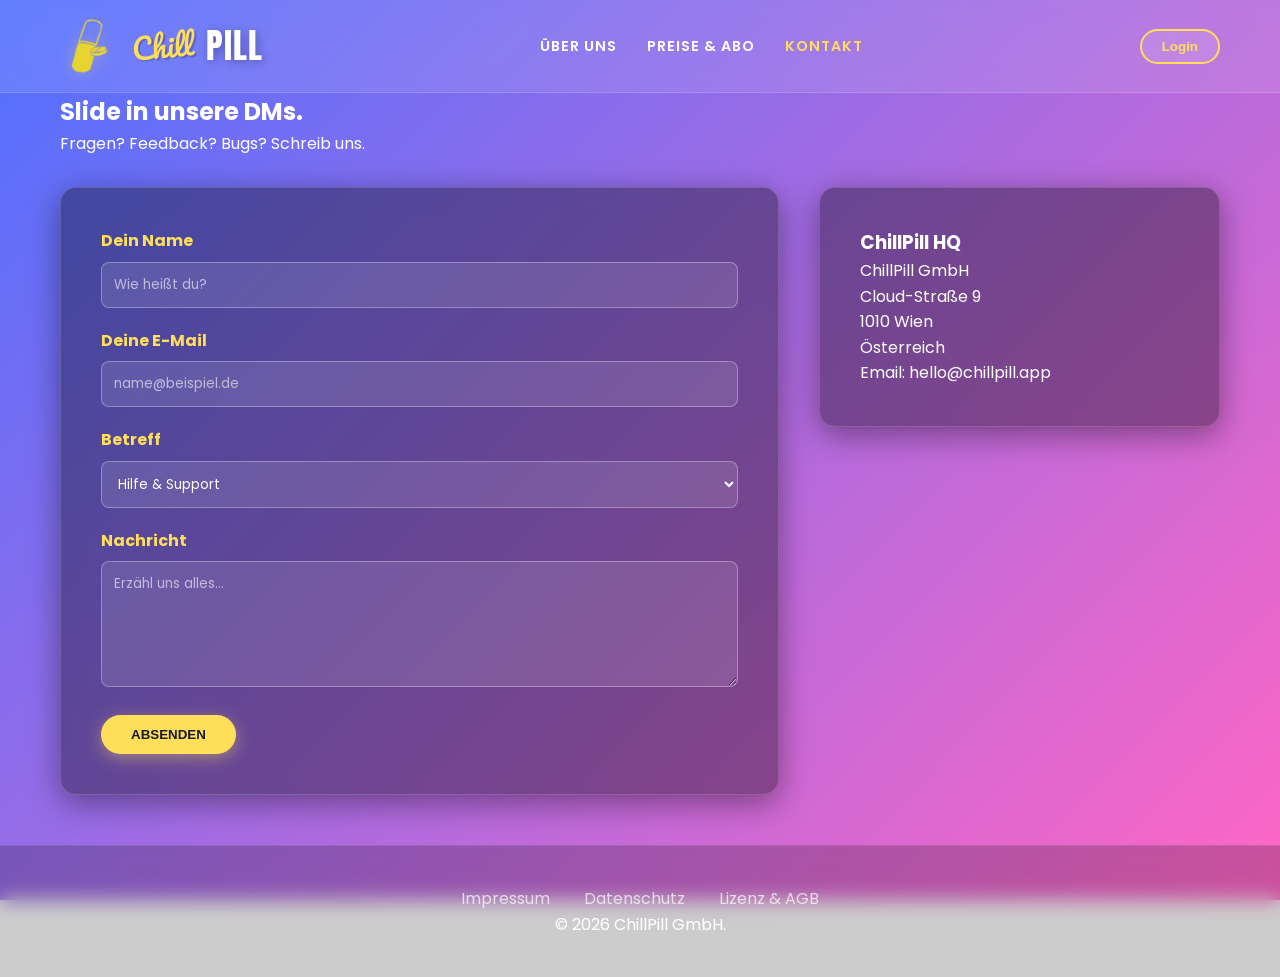
<file: kontakt.html>
<!DOCTYPE html>
<html lang="de">
<head>
    <meta charset="UTF-8">
    <link rel="icon" type="image/png" href="assets/PillLogoYellow.png">
    <meta name="viewport" content="width=device-width, initial-scale=1.0">
    <title>Kontakt - ChillPill</title>
    <link rel="stylesheet" href="css/style.css">
</head>
<body>

<header class="main-header glass-header">
    <div class="container header-content">
        <a href="index.html" class="logo">
            <img src="assets/PillLogoYellow.png" alt="" class="logo-icon">
            <span class="logo-chill">Chill</span><span class="logo-pill">Pill</span>
        </a>
        <nav aria-label="Hauptnavigation">
            <ul class="nav-links">
                <li><a href="about.html">Über uns</a></li>
                <li><a href="preise.html">Preise & Abo</a></li>
                <li><a href="kontakt.html" class="active">Kontakt</a></li>
            </ul>
        </nav>
        <button class="btn-secondary" onclick="alert('Login Mockup')">Login</button>
    </div>
</header>

<main>
    <section class="contact-section container">
        <h1>Slide in unsere DMs.</h1>
        <p>Fragen? Feedback? Bugs? Schreib uns.</p>

        <div class="contact-wrapper">
            <form id="contact-form" class="glass-panel contact-form">
                <div class="form-group">
                    <label for="name">Dein Name</label>
                    <input type="text" id="name" name="name" placeholder="Wie heißt du?" required>
                </div>

                <div class="form-group">
                    <label for="email">Deine E-Mail</label>
                    <input type="email" id="email" name="email" placeholder="name@beispiel.de" required>
                </div>

                <div class="form-group">
                    <label for="subject">Betreff</label>
                    <select id="subject" name="subject">
                        <option value="support">Hilfe & Support</option>
                        <option value="business">Business</option>
                        <option value="love">Fanpost</option>
                    </select>
                </div>

                <div class="form-group">
                    <label for="message">Nachricht</label>
                    <textarea id="message" name="message" rows="5" placeholder="Erzähl uns alles..."
                              required></textarea>
                </div>

                <button type="submit" class="btn-primary">Absenden</button>
            </form>

            <div class="company-info glass-panel">
                <h3>ChillPill HQ</h3>
                <p>
                    ChillPill GmbH<br>
                    Cloud-Straße 9<br>
                    1010 Wien<br>
                    Österreich
                </p>
                <p>Email: hello@chillpill.app</p>
            </div>
        </div>
    </section>
</main>

<footer>
    <div class="container footer-content">
        <div class="footer-links">
            <a href="rechtliches.html#impressum">Impressum</a>
            <a href="rechtliches.html#datenschutz">Datenschutz</a>
            <a href="rechtliches.html#lizenz">Lizenz & AGB</a>
        </div>
        <p>&copy; 2026 ChillPill GmbH.</p>
    </div>
</footer>

<script src="js/main.js"></script>
</body>
</html>
</file>
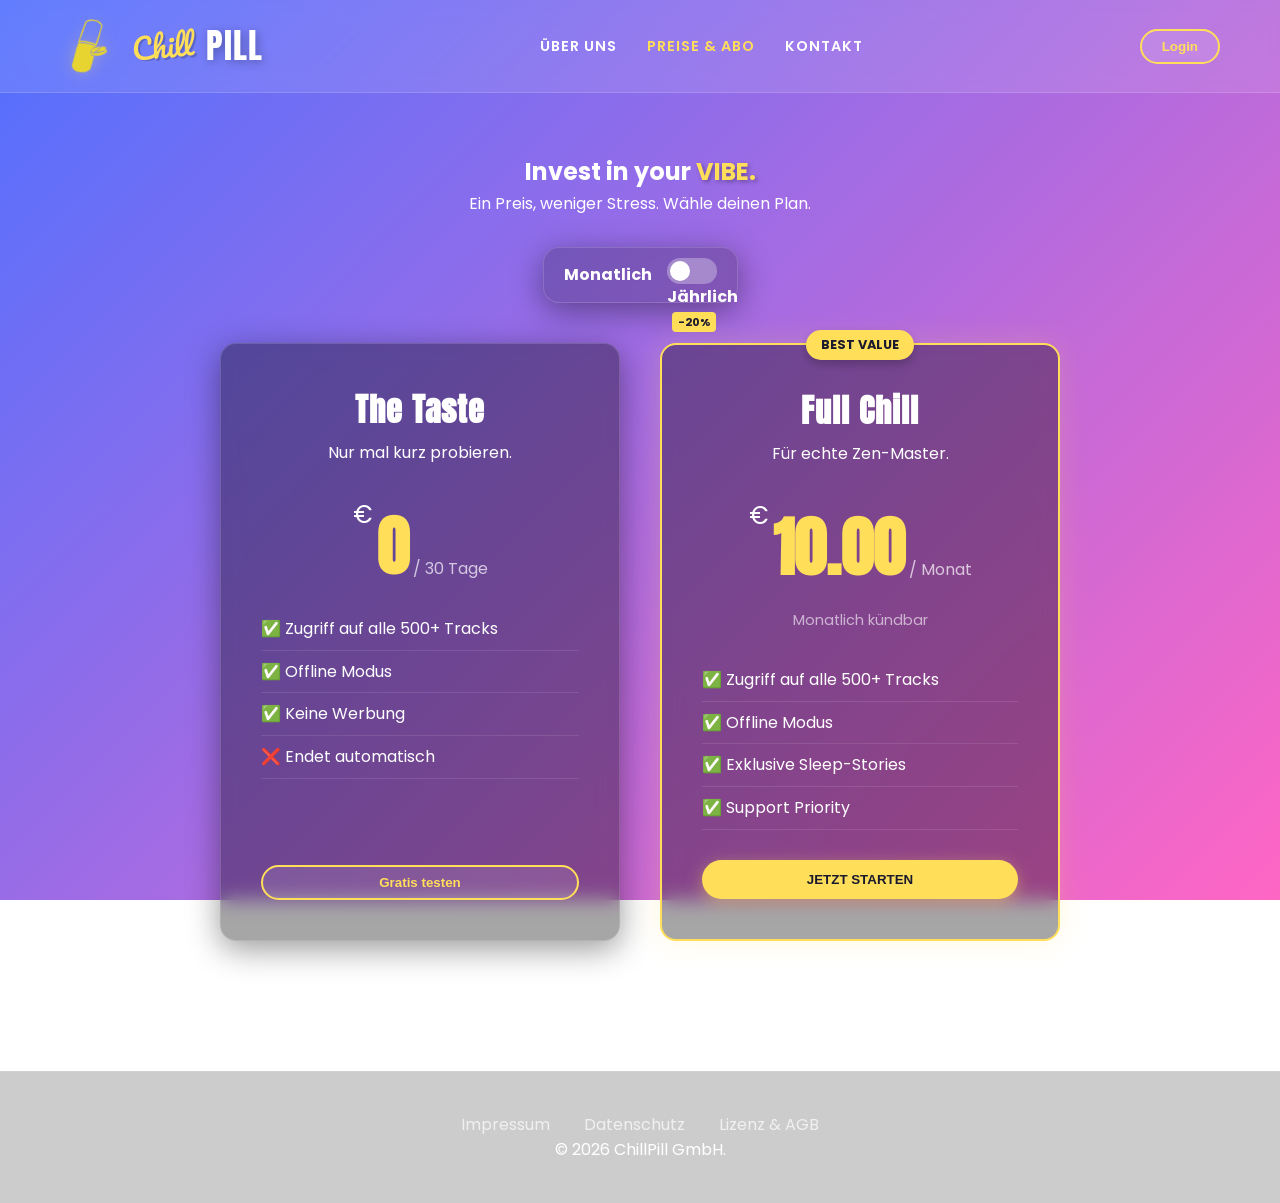
<file: preise.html>
<!DOCTYPE html>
<html lang="de">
<head>
    <meta charset="UTF-8">
    <link rel="icon" type="image/png" href="assets/PillLogoYellow.png">
    <meta name="viewport" content="width=device-width, initial-scale=1.0">
    <title>Preise - ChillPill</title>
    <link rel="stylesheet" href="css/style.css">
</head>
<body>

<header class="main-header glass-header">
    <div class="container header-content">
        <a href="index.html" class="logo">
            <img src="assets/PillLogoYellow.png" alt="" class="logo-icon">
            <span class="logo-chill">Chill</span><span class="logo-pill">Pill</span>
        </a>
        <nav aria-label="Hauptnavigation">
            <ul class="nav-links">
                <li><a href="about.html">Über uns</a></li>
                <li><a href="preise.html" class="active">Preise & Abo</a></li>
                <li><a href="kontakt.html">Kontakt</a></li>
            </ul>
        </nav>
        <button class="btn-secondary" onclick="alert('Login Mockup')">Login</button>
    </div>
</header>

<main>
    <section class="pricing-hero container">
        <h1>Invest in your <span class="highlight-yellow">Vibe.</span></h1>
        <p>Ein Preis, weniger Stress. Wähle deinen Plan.</p>

        <div class="pricing-toggle glass-panel">
            <span class="toggle-label">Monatlich</span>
            <label class="switch">
                <input type="checkbox" id="billing-toggle">
                <span class="slider round"></span>
                <span class="toggle-label">Jährlich <span class="discount-badge">-20%</span></span>
            </label>
        </div>
    </section>

    <section class="pricing-grid container">

        <div class="pricing-card glass-panel">
            <div class="card-header">
                <h3>The Taste</h3>
                <p>Nur mal kurz probieren.</p>
            </div>
            <div class="price-box">
                <span class="currency">€</span>
                <span class="amount">0</span>
                <span class="period">/ 30 Tage</span>
            </div>
            <ul class="feature-list">
                <li>✅ Zugriff auf alle 500+ Tracks</li>
                <li>✅ Offline Modus</li>
                <li>✅ Keine Werbung</li>
                <li>❌ Endet automatisch</li>
            </ul>
            <button class="btn-secondary full-width" onclick="startTrial()">Gratis testen</button>
        </div>

        <div class="pricing-card glass-panel featured-card">
            <div class="best-value-badge">Best Value</div>
            <div class="card-header">
                <h3>Full Chill</h3>
                <p>Für echte Zen-Master.</p>
            </div>

            <div class="price-box">
                <span class="currency">€</span>
                <span class="amount" id="price-amount">10.00</span>
                <span class="period" id="price-period">/ Monat</span>
            </div>

            <p class="billing-info" id="billing-info">Monatlich kündbar</p>

            <ul class="feature-list">
                <li>✅ Zugriff auf alle 500+ Tracks</li>
                <li>✅ Offline Modus</li>
                <li>✅ Exklusive Sleep-Stories</li>
                <li>✅ Support Priority</li>
            </ul>
            <button class="btn-primary full-width" onclick="buySubscription()">Jetzt starten</button>
        </div>

    </section>
</main>

<footer>
    <div class="container footer-content">
        <div class="footer-links">
            <a href="rechtliches.html#impressum">Impressum</a>
            <a href="rechtliches.html#datenschutz">Datenschutz</a>
            <a href="rechtliches.html#lizenz">Lizenz & AGB</a>
        </div>
        <p>&copy; 2026 ChillPill GmbH.</p>
    </div>
</footer>

<script src="js/main.js"></script>
</body>
</html>
</file>
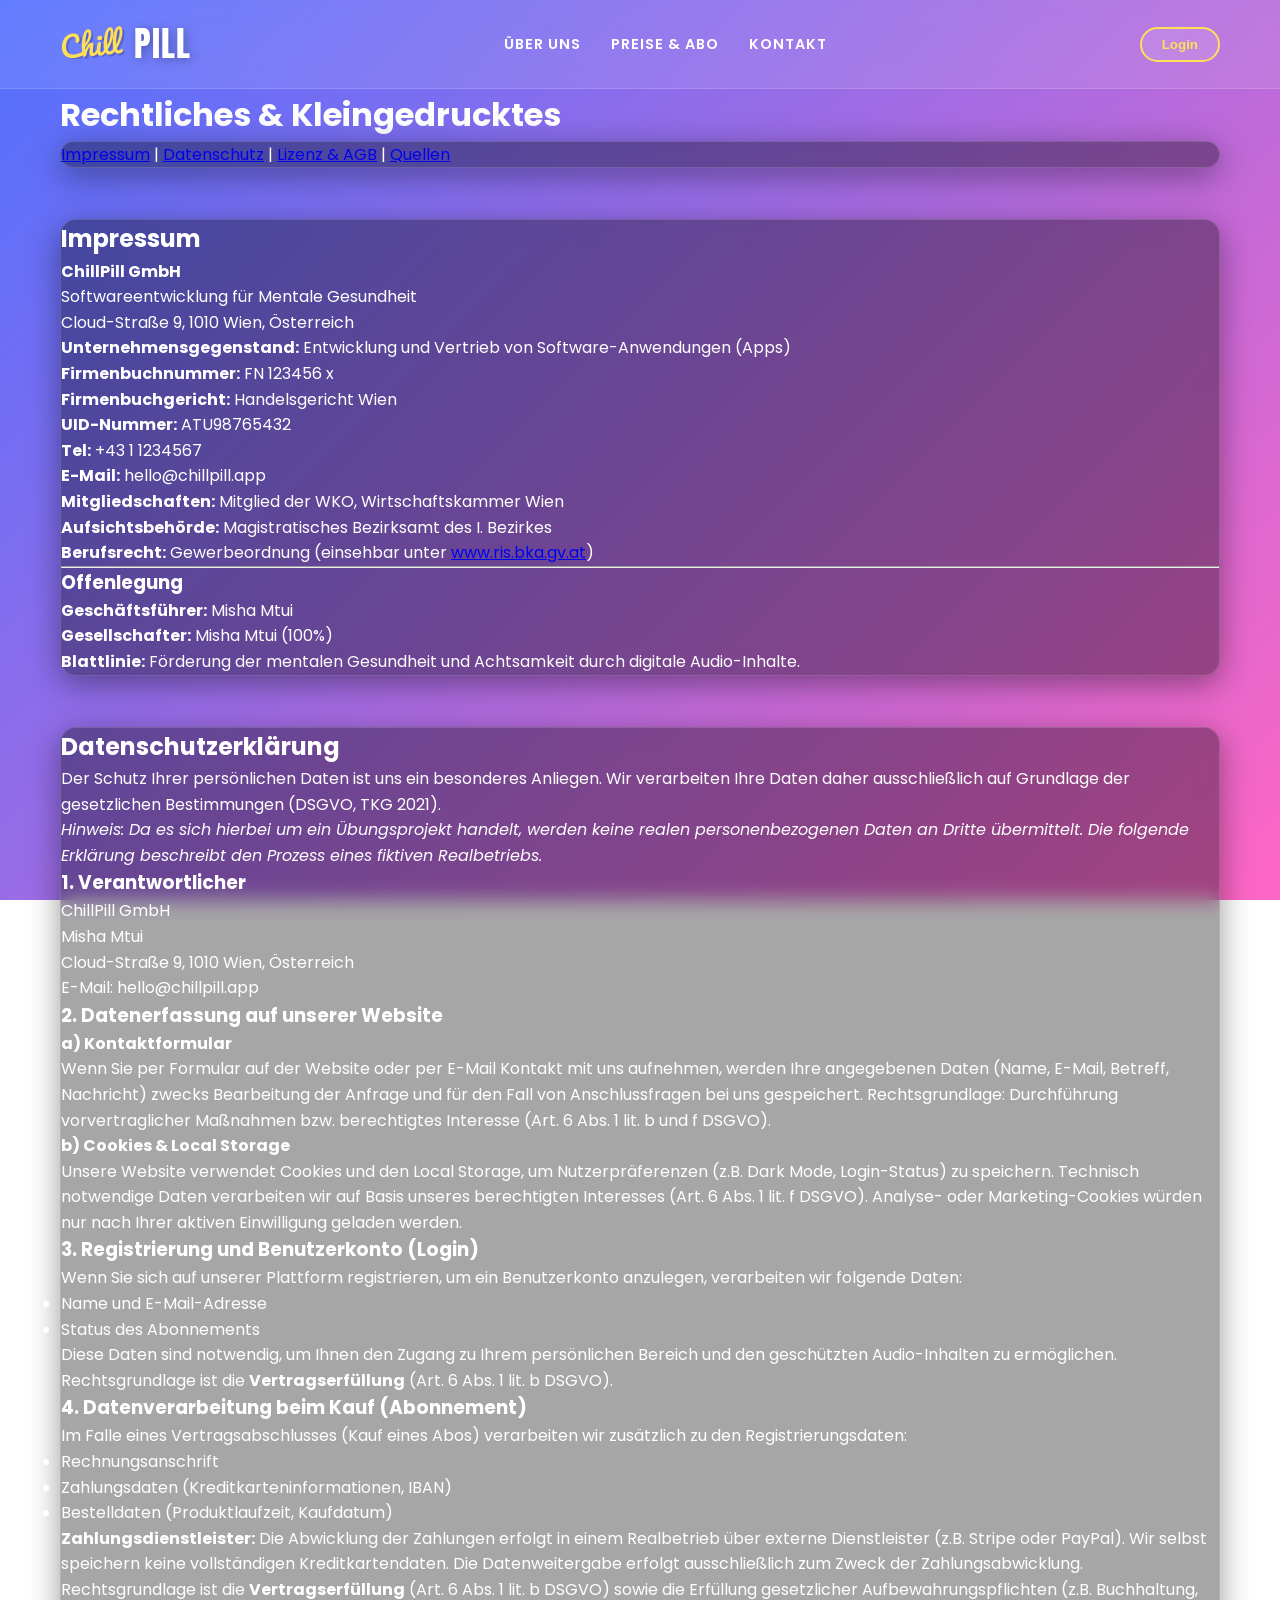
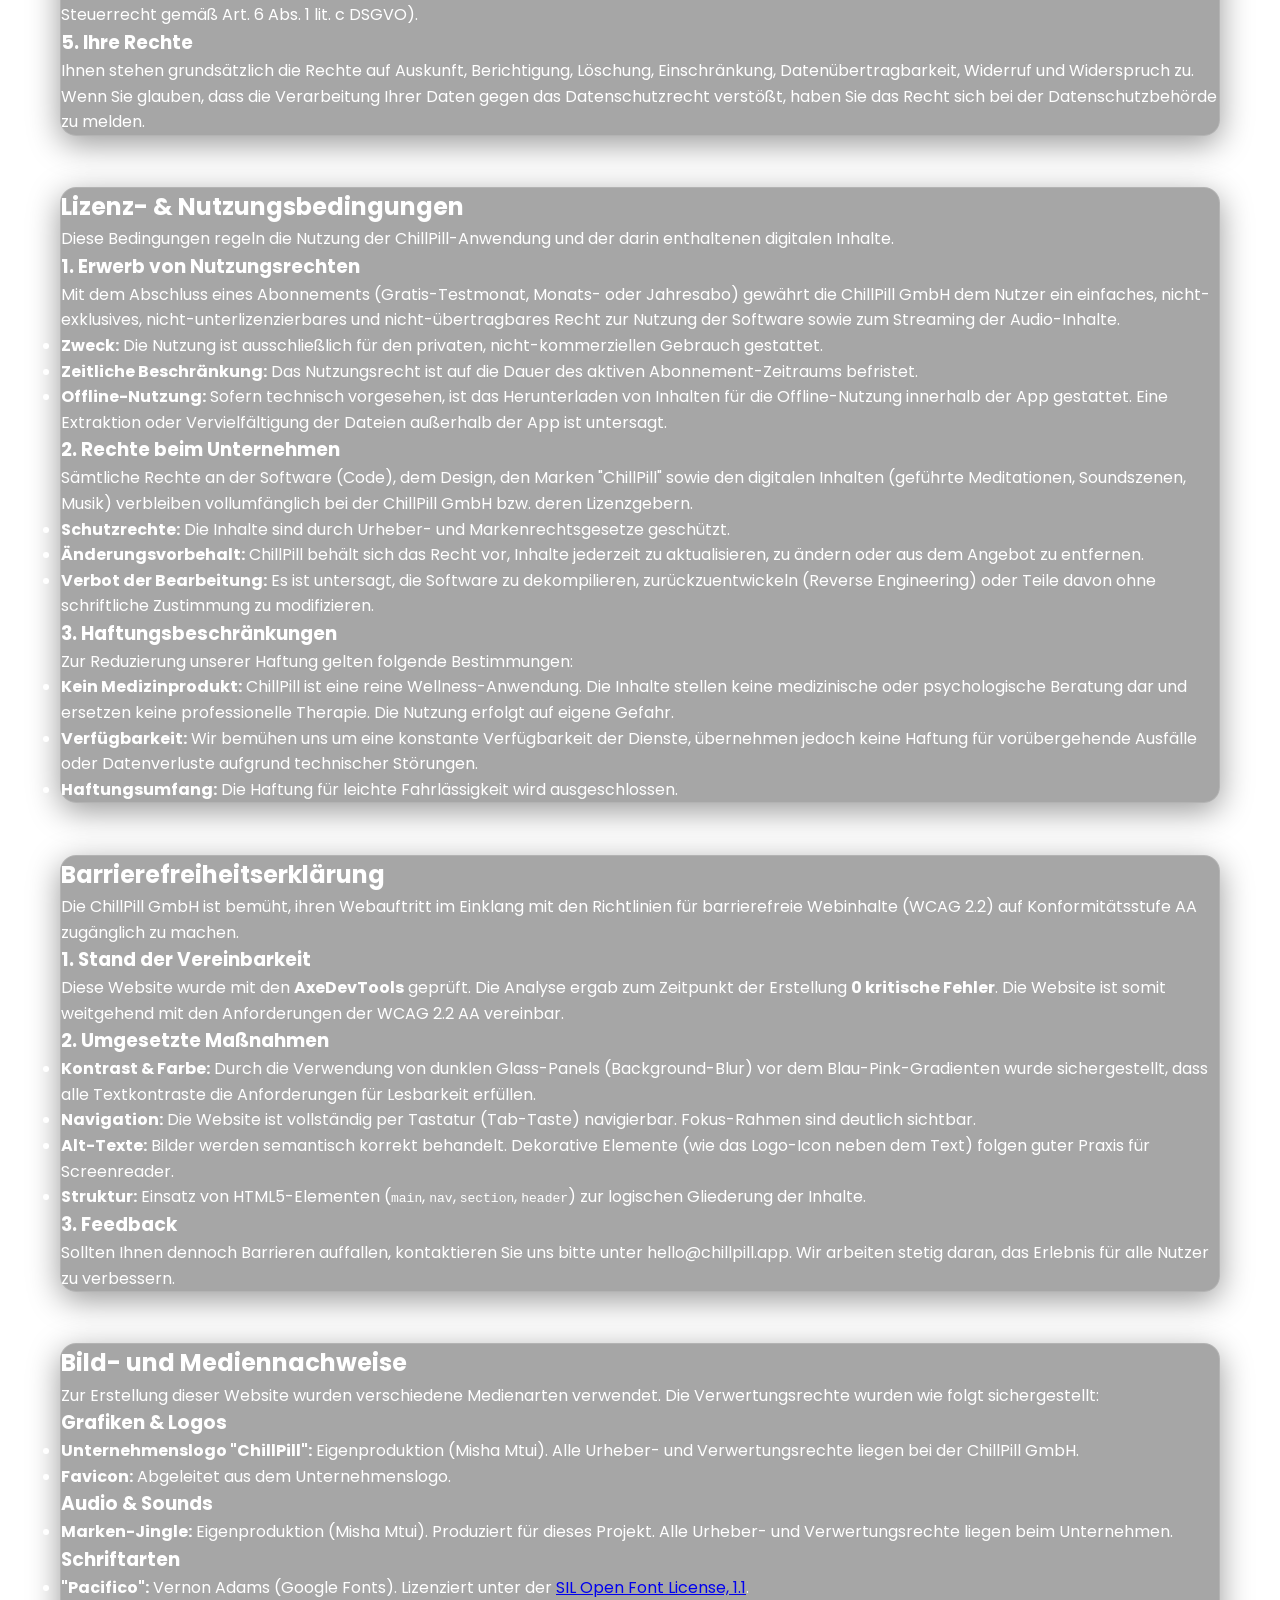
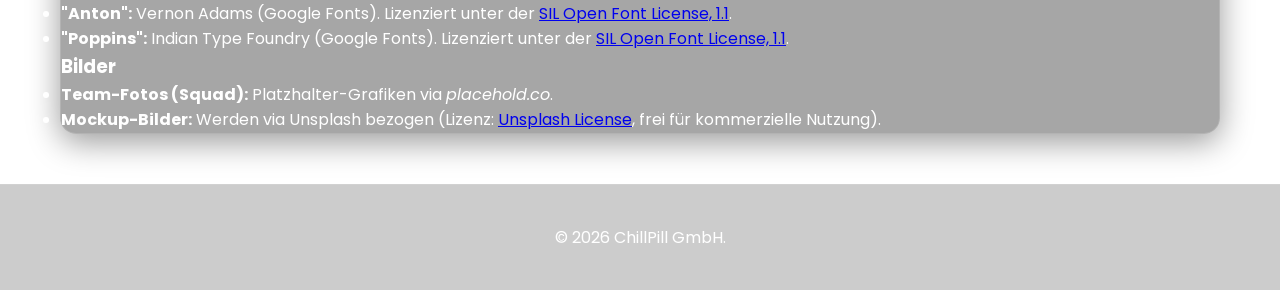
<file: rechtliches.html>
<!DOCTYPE html>
<html lang="de">
<head>
    <meta charset="UTF-8">
    <link rel="icon" type="image/png" href="assets/PillLogoYellow.png">
    <meta name="viewport" content="width=device-width, initial-scale=1.0">
    <title>Rechtliches - ChillPill</title>
    <link rel="stylesheet" href="css/style.css">
</head>
<body>

<header class="main-header glass-header">
    <div class="container header-content">
        <a href="index.html" class="logo"><span class="logo-chill">Chill</span><span class="logo-pill">Pill</span></a>
        <nav aria-label="Hauptnavigation">
            <ul class="nav-links">
                <li><a href="about.html">Über uns</a></li>
                <li><a href="preise.html">Preise & Abo</a></li>
                <li><a href="kontakt.html">Kontakt</a></li>
            </ul>
        </nav>
        <button class="btn-secondary">Login</button>
    </div>
</header>

<main class="container legal-content">
    <h1>Rechtliches & Kleingedrucktes</h1>

    <nav class="legal-nav glass-panel">
        <a href="#impressum">Impressum</a> |
        <a href="#datenschutz">Datenschutz</a> |
        <a href="#lizenz">Lizenz & AGB</a> |
        <a href="#quellen">Quellen</a>
    </nav>
    <br></br>
    <section id="impressum" class="legal-section glass-panel">
        <h2>Impressum</h2>
        <p><strong>ChillPill GmbH</strong></p>
        <p>
            Softwareentwicklung für Mentale Gesundheit<br>
            Cloud-Straße 9, 1010 Wien, Österreich
        </p>

        <p>
            <strong>Unternehmensgegenstand:</strong> Entwicklung und Vertrieb von Software-Anwendungen (Apps)<br>
            <strong>Firmenbuchnummer:</strong> FN 123456 x<br>
            <strong>Firmenbuchgericht:</strong> Handelsgericht Wien<br>
            <strong>UID-Nummer:</strong> ATU98765432
        </p>

        <p>
            <strong>Tel:</strong> +43 1 1234567<br>
            <strong>E-Mail:</strong> hello@chillpill.app
        </p>

        <p>
            <strong>Mitgliedschaften:</strong> Mitglied der WKO, Wirtschaftskammer Wien<br>
            <strong>Aufsichtsbehörde:</strong> Magistratisches Bezirksamt des I. Bezirkes<br>
            <strong>Berufsrecht:</strong> Gewerbeordnung (einsehbar unter <a href="https://www.ris.bka.gv.at"
                                                                             target="_blank">www.ris.bka.gv.at</a>)
        </p>

        <hr>
        <h3>Offenlegung</h3>
        <p><strong>Geschäftsführer:</strong> Misha Mtui</p>
        <p><strong>Gesellschafter:</strong> Misha Mtui (100%)</p>
        <p><strong>Blattlinie:</strong> Förderung der mentalen Gesundheit und Achtsamkeit durch digitale Audio-Inhalte.
        </p>
    </section>
    <br></br>
    <section id="datenschutz" class="legal-section glass-panel">
        <h2>Datenschutzerklärung</h2>
        <p>Der Schutz Ihrer persönlichen Daten ist uns ein besonderes Anliegen. Wir verarbeiten Ihre Daten daher
            ausschließlich auf Grundlage der gesetzlichen Bestimmungen (DSGVO, TKG 2021).</p>
        <p><em>Hinweis: Da es sich hierbei um ein Übungsprojekt handelt, werden keine realen personenbezogenen Daten an
            Dritte übermittelt. Die folgende Erklärung beschreibt den Prozess eines fiktiven Realbetriebs.</em></p>

        <h3>1. Verantwortlicher</h3>
        <p>
            ChillPill GmbH<br>
            Misha Mtui<br>
            Cloud-Straße 9, 1010 Wien, Österreich<br>
            E-Mail: hello@chillpill.app
        </p>

        <h3>2. Datenerfassung auf unserer Website</h3>
        <h4>a) Kontaktformular</h4>
        <p>Wenn Sie per Formular auf der Website oder per E-Mail Kontakt mit uns aufnehmen, werden Ihre angegebenen
            Daten (Name, E-Mail, Betreff, Nachricht) zwecks Bearbeitung der Anfrage und für den Fall von Anschlussfragen
            bei uns gespeichert. Rechtsgrundlage: Durchführung vorvertraglicher Maßnahmen bzw. berechtigtes Interesse
            (Art. 6 Abs. 1 lit. b und f DSGVO).</p>

        <h4>b) Cookies & Local Storage</h4>
        <p>Unsere Website verwendet Cookies und den Local Storage, um Nutzerpräferenzen (z.B. Dark Mode, Login-Status)
            zu speichern.
            Technisch notwendige Daten verarbeiten wir auf Basis unseres berechtigten Interesses (Art. 6 Abs. 1 lit. f
            DSGVO).
            Analyse- oder Marketing-Cookies würden nur nach Ihrer aktiven Einwilligung geladen werden.</p>

        <h3>3. Registrierung und Benutzerkonto (Login)</h3>
        <p>Wenn Sie sich auf unserer Plattform registrieren, um ein Benutzerkonto anzulegen, verarbeiten wir folgende
            Daten:</p>
        <ul>
            <li>Name und E-Mail-Adresse</li>
            <li>Status des Abonnements</li>
        </ul>
        <p>Diese Daten sind notwendig, um Ihnen den Zugang zu Ihrem persönlichen Bereich und den geschützten
            Audio-Inhalten zu ermöglichen.
            Rechtsgrundlage ist die <strong>Vertragserfüllung</strong> (Art. 6 Abs. 1 lit. b DSGVO).</p>

        <h3>4. Datenverarbeitung beim Kauf (Abonnement)</h3>
        <p>Im Falle eines Vertragsabschlusses (Kauf eines Abos) verarbeiten wir zusätzlich zu den
            Registrierungsdaten:</p>
        <ul>
            <li>Rechnungsanschrift</li>
            <li>Zahlungsdaten (Kreditkarteninformationen, IBAN)</li>
            <li>Bestelldaten (Produktlaufzeit, Kaufdatum)</li>
        </ul>
        <p><strong>Zahlungsdienstleister:</strong> Die Abwicklung der Zahlungen erfolgt in einem Realbetrieb über
            externe Dienstleister (z.B. Stripe oder PayPal).
            Wir selbst speichern keine vollständigen Kreditkartendaten. Die Datenweitergabe erfolgt ausschließlich zum
            Zweck der Zahlungsabwicklung.</p>
        <p>Rechtsgrundlage ist die <strong>Vertragserfüllung</strong> (Art. 6 Abs. 1 lit. b DSGVO) sowie die Erfüllung
            gesetzlicher
            Aufbewahrungspflichten (z.B. Buchhaltung, Steuerrecht gemäß Art. 6 Abs. 1 lit. c DSGVO).</p>

        <h3>5. Ihre Rechte</h3>
        <p>Ihnen stehen grundsätzlich die Rechte auf Auskunft, Berichtigung, Löschung, Einschränkung,
            Datenübertragbarkeit, Widerruf und Widerspruch zu. Wenn Sie glauben, dass die Verarbeitung Ihrer Daten gegen
            das Datenschutzrecht verstößt, haben Sie das Recht sich bei der Datenschutzbehörde zu melden.</p>
    </section>
    <br></br>
    <section id="lizenz" class="legal-section glass-panel">
        <h2>Lizenz- & Nutzungsbedingungen</h2>
        <p>Diese Bedingungen regeln die Nutzung der ChillPill-Anwendung und der darin enthaltenen digitalen Inhalte.</p>

        <h3>1. Erwerb von Nutzungsrechten</h3>
        <p>Mit dem Abschluss eines Abonnements (Gratis-Testmonat, Monats- oder Jahresabo) gewährt die ChillPill GmbH dem
            Nutzer ein einfaches, nicht-exklusives, nicht-unterlizenzierbares und nicht-übertragbares Recht zur Nutzung
            der Software sowie zum Streaming der Audio-Inhalte.</p>
        <ul>
            <li><strong>Zweck:</strong> Die Nutzung ist ausschließlich für den privaten, nicht-kommerziellen Gebrauch
                gestattet.
            </li>
            <li><strong>Zeitliche Beschränkung:</strong> Das Nutzungsrecht ist auf die Dauer des aktiven
                Abonnement-Zeitraums befristet.
            </li>
            <li><strong>Offline-Nutzung:</strong> Sofern technisch vorgesehen, ist das Herunterladen von Inhalten für
                die Offline-Nutzung innerhalb der App gestattet. Eine Extraktion oder Vervielfältigung der Dateien
                außerhalb der App ist untersagt.
            </li>
        </ul>

        <h3>2. Rechte beim Unternehmen</h3>
        <p>Sämtliche Rechte an der Software (Code), dem Design, den Marken "ChillPill" sowie den digitalen Inhalten
            (geführte Meditationen, Soundszenen, Musik) verbleiben vollumfänglich bei der ChillPill GmbH bzw. deren
            Lizenzgebern.</p>
        <ul>
            <li><strong>Schutzrechte:</strong> Die Inhalte sind durch Urheber- und Markenrechtsgesetze geschützt.</li>
            <li><strong>Änderungsvorbehalt:</strong> ChillPill behält sich das Recht vor, Inhalte jederzeit zu
                aktualisieren, zu ändern oder aus dem Angebot zu entfernen.
            </li>
            <li><strong>Verbot der Bearbeitung:</strong> Es ist untersagt, die Software zu dekompilieren,
                zurückzuentwickeln (Reverse Engineering) oder Teile davon ohne schriftliche Zustimmung zu modifizieren.
            </li>
        </ul>

        <h3>3. Haftungsbeschränkungen</h3>
        <p>Zur Reduzierung unserer Haftung gelten folgende Bestimmungen:</p>
        <ul>
            <li><strong>Kein Medizinprodukt:</strong> ChillPill ist eine reine Wellness-Anwendung. Die Inhalte stellen
                keine medizinische oder psychologische Beratung dar und ersetzen keine professionelle Therapie. Die
                Nutzung erfolgt auf eigene Gefahr.
            </li>
            <li><strong>Verfügbarkeit:</strong> Wir bemühen uns um eine konstante Verfügbarkeit der Dienste, übernehmen
                jedoch keine Haftung für vorübergehende Ausfälle oder Datenverluste aufgrund technischer Störungen.
            </li>
            <li><strong>Haftungsumfang:</strong> Die Haftung für leichte Fahrlässigkeit wird ausgeschlossen.
        </ul>
    </section>
    <br></br>

    <section id="barrierefreiheit" class="legal-section glass-panel">
        <h2>Barrierefreiheitserklärung</h2>
        <p>Die ChillPill GmbH ist bemüht, ihren Webauftritt im Einklang mit den Richtlinien für barrierefreie Webinhalte
            (WCAG 2.2) auf Konformitätsstufe AA zugänglich zu machen.</p>

        <h3>1. Stand der Vereinbarkeit</h3>
        <p>Diese Website wurde mit den <strong>AxeDevTools</strong> geprüft. Die Analyse ergab zum Zeitpunkt der
            Erstellung <strong>0 kritische Fehler</strong>. Die Website ist somit weitgehend mit den Anforderungen der
            WCAG 2.2 AA vereinbar.</p>

        <h3>2. Umgesetzte Maßnahmen</h3>
        <ul>
            <li><strong>Kontrast & Farbe:</strong> Durch die Verwendung von dunklen Glass-Panels (Background-Blur) vor
                dem Blau-Pink-Gradienten wurde sichergestellt, dass alle Textkontraste die Anforderungen für Lesbarkeit
                erfüllen.
            </li>
            <li><strong>Navigation:</strong> Die Website ist vollständig per Tastatur (Tab-Taste) navigierbar.
                Fokus-Rahmen sind deutlich sichtbar.
            </li>
            <li><strong>Alt-Texte:</strong> Bilder werden semantisch korrekt behandelt. Dekorative Elemente (wie das
                Logo-Icon neben dem Text) folgen guter Praxis für Screenreader.
            </li>
            <li><strong>Struktur:</strong> Einsatz von HTML5-Elementen (<code>main</code>, <code>nav</code>, <code>section</code>,
                <code>header</code>) zur logischen Gliederung der Inhalte.
            </li>
        </ul>

        <h3>3. Feedback</h3>
        <p>Sollten Ihnen dennoch Barrieren auffallen, kontaktieren Sie uns bitte unter hello@chillpill.app. Wir arbeiten
            stetig daran, das Erlebnis für alle Nutzer zu verbessern.</p>
    </section>
    <br></br>
    <section id="quellen" class="legal-section glass-panel">
        <h2>Bild- und Mediennachweise</h2>
        <p>Zur Erstellung dieser Website wurden verschiedene Medienarten verwendet. Die Verwertungsrechte wurden wie
            folgt sichergestellt:</p>

        <div class="legal-grid">
            <div class="legal-item">
                <h3>Grafiken & Logos</h3>
                <ul>
                    <li><strong>Unternehmenslogo "ChillPill":</strong> Eigenproduktion (Misha Mtui). Alle Urheber- und
                        Verwertungsrechte liegen bei der ChillPill GmbH.
                    </li>
                    <li><strong>Favicon:</strong> Abgeleitet aus dem Unternehmenslogo.</li>
                </ul>
            </div>

            <div class="legal-item">
                <h3>Audio & Sounds</h3>
                <ul>
                    <li><strong>Marken-Jingle:</strong> Eigenproduktion (Misha Mtui). Produziert für dieses Projekt.
                        Alle Urheber- und Verwertungsrechte liegen beim Unternehmen.
                    </li>
                </ul>
            </div>

            <div class="legal-item">
                <h3>Schriftarten</h3>
                <ul>
                    <li><strong>"Pacifico":</strong> Vernon Adams (Google Fonts). Lizenziert unter der <a
                            href="https://scripts.sil.org/OFL" target="_blank">SIL Open Font License, 1.1</a>.
                    </li>
                    <li><strong>"Anton":</strong> Vernon Adams (Google Fonts). Lizenziert unter der <a
                            href="https://scripts.sil.org/OFL" target="_blank">SIL Open Font License, 1.1</a>.
                    </li>
                    <li><strong>"Poppins":</strong> Indian Type Foundry (Google Fonts). Lizenziert unter der <a
                            href="https://scripts.sil.org/OFL" target="_blank">SIL Open Font License, 1.1</a>.
                    </li>
                </ul>
            </div>

            <div class="legal-item">
                <h3>Bilder</h3>
                <ul>
                    <li><strong>Team-Fotos (Squad):</strong> Platzhalter-Grafiken via <em>placehold.co</em>.
                    </li>
                    <li><strong>Mockup-Bilder:</strong> Werden via Unsplash bezogen (Lizenz: <a
                            href="https://unsplash.com/license" target="_blank">Unsplash License</a>, frei für
                        kommerzielle Nutzung).
                    </li>
                </ul>
            </div>
        </div>
    </section>

</main>

<footer>
    <div class="container footer-content">
        <p>&copy; 2026 ChillPill GmbH.</p>
    </div>
</footer>

<script src="js/main.js"></script>
</body>
</html>
</file>
<file: css/style.css>
/* --- 0. FONTS IMPORTIEREN --- */
/* Wir laden "Pacifico" (Chill) und "Anton" (Pill) sowie eine normale Leseschrift */
@import url('https://fonts.googleapis.com/css2?family=Anton&family=Pacifico&family=Poppins:wght@300;400;600&display=swap');

/* --- 1. VARIABLEN (Deine Farbpalette) --- */
:root {
    --primary-color: #ffde59; /* Dein ChillPill Gelb */
    --primary-hover: #e6c84d; /* Etwas dunkleres Gelb für Hover */

    /* Der Verlauf ist fixiert, damit er cool aussieht */
    --bg-gradient: linear-gradient(135deg, #5170ff 0%, #ff66c4 100%);

    --text-main: #ffffff; /* Weißer Text auf dem bunten Hintergrund */
    --text-dark: #1a1a2e; /* Sehr dunkles Blau (fast Schwarz) für Buttons/Gelb */

    --white: #ffffff; /* Korrigiertes Weiß */


    /* Glassmorphism - Dünkler & Kontraststärker */
    --glass-bg: rgba(0, 0, 0, 0.35); /* 35% Schwarz statt 10% Weiß */
    --glass-border: rgba(255, 255, 255, 0.15);
    --glass-shadow: 0 8px 32px 0 rgba(0, 0, 0, 0.4);
    --spacing: 20px;
}

/* --- 2. GRUNDLAGEN (Reset) --- */
* {
    box-sizing: border-box;
    margin: 0;
    padding: 0;
}

body {
    /* Moderne Schriftart für Fließtext */
    font-family: 'Poppins', sans-serif;

    /* Dein Gradient Background */
    background: var(--bg-gradient);
    background-attachment: fixed; /* Wichtig: Hintergrund bewegt sich nicht mit */

    color: var(--text-main);
    min-height: 100vh;
    line-height: 1.6;
}

/* Hilfsklasse für den Glass-Effekt (Wende das auf Container an!) */
.glass-panel {
    background: var(--glass-bg);
    backdrop-filter: blur(10px); /* Der Milchglas-Effekt */
    -webkit-backdrop-filter: blur(10px); /* Für Safari */
    border: 1px solid var(--glass-border);
    border-radius: 16px;
    box-shadow: var(--glass-shadow);
}

.highlight-yellow {
    color: var(--primary-color);
    font-weight: bold;
    text-transform: uppercase;
    text-shadow: 2px 2px 4px rgba(0, 0, 0, 0.3);
}

.container {
    max-width: 1200px;
    margin: 0 auto;
    padding: 0 var(--spacing);
}

/* --- 3. NAVIGATION (Jetzt im Glass-Look) --- */
.main-header {
    /* Header ist jetzt auch "Glass" statt massiv Gelb -> Moderner */
    background: rgba(255, 255, 255, 0.1);
    backdrop-filter: blur(10px);
    border-bottom: 1px solid var(--glass-border);

    padding: 1rem 0;
    position: sticky; /* Header bleibt oben kleben */
    top: 0;
    z-index: 1000;
}

.header-content {
    display: flex;
    justify-content: space-between;
    align-items: center;
}


.logo {
    text-decoration: none;
    display: flex;
    align-items: center;
    gap: 5px;
}

.logo-chill {
    font-family: 'Pacifico', cursive;
    font-size: 1.8rem;
    color: var(--primary-color); /* Gelb */
    transform: rotate(-5deg); /* Bisschen schräg für den Vibe */
    text-shadow: 2px 2px 0px rgba(0, 0, 0, 0.2);
}

.logo-pill {
    font-family: 'Anton', sans-serif;
    font-size: 2.2rem;
    color: var(--white);
    text-transform: uppercase;
    letter-spacing: 1px;
    text-shadow: 2px 2px 10px rgba(0, 0, 0, 0.3);
}


.team-bio {
    font-size: 1rem;
    line-height: 1.5;
    color: rgba(255, 255, 255, 0.8); /* Etwas dezenter als der Name */
    margin-top: 15px;
    padding: 0 10px;
}

.team-img {
    border: 2px solid var(--glass-border);
    padding: 5px;
    transition: transform 0.3s ease;
}

.team-card:hover .team-img {
    transform: scale(1.05) rotate(2deg);
}

.nav-links {
    list-style: none;
    display: flex;
    gap: 30px;
}

.nav-links a {
    text-decoration: none;
    color: var(--white);
    font-weight: 600;
    text-transform: uppercase;
    font-size: 0.9rem;
    letter-spacing: 1px;
    transition: color 0.3s;
}

.nav-links a:hover, .nav-links a.active {
    color: var(--primary-color);
}

.btn-primary {
    display: inline-block;
    background-color: var(--primary-color);
    color: var(--text-dark); /* Dunkelblau auf Gelb = Perfekter Kontrast */
    padding: 12px 30px;
    border-radius: 50px;
    text-decoration: none;
    font-weight: bold;
    text-transform: uppercase;
    box-shadow: 0 4px 15px rgba(255, 222, 89, 0.4); /* Gelbes Leuchten */
    transition: transform 0.2s, box-shadow 0.2s;
    border: none;
    cursor: pointer;
}

.btn-primary:hover {
    background-color: var(--white);
    transform: translateY(-3px);
    box-shadow: 0 6px 20px rgba(255, 255, 255, 0.4);
}

.btn-secondary {
    background: rgba(255, 255, 255, 0.1);
    border: 2px solid var(--primary-color);
    color: var(--primary-color);
    padding: 8px 20px;
    border-radius: 50px;
    cursor: pointer;
    font-weight: bold;
    transition: all 0.3s;
}

.btn-secondary:hover {
    background: var(--primary-color);
    color: var(--text-dark);
}

.btn-small {
    background-color: var(--primary-color);
    color: var(--text-dark);
    border: none;
    padding: 8px 15px;
    border-radius: 5px;
    cursor: pointer;
    font-weight: bold;
}


.hero {
    padding: 100px 0;
}

.hero-content {
    display: flex;
    align-items: center;
    gap: 50px;
}

.hero-text h1 {
    font-family: 'Anton', sans-serif; /* Blockig */
    font-size: 4rem; /* Groß! */
    line-height: 1.1;
    margin-bottom: 20px;
    color: var(--white);
    text-shadow: 4px 4px 0px rgba(0, 0, 0, 0.1); /* Schatten für Lesbarkeit */
}

.hero-text p {
    font-size: 1.3rem;
    margin-bottom: 30px;
    color: rgba(255, 255, 255, 0.9);
}

.hero-image img {
    max-width: 100%;
    animation: float 6s ease-in-out infinite;

}

@keyframes float {
    0% {
        transform: translateY(0px);
    }
    50% {
        transform: translateY(-20px);
    }
    100% {
        transform: translateY(0px);
    }
}


.features {
    padding: 80px 0;
}

.features h2 {
    font-family: 'Pacifico', cursive;
    font-size: 3rem;
    color: var(--primary-color);
    margin-bottom: 40px;
    text-align: center;
    transform: rotate(-2deg);
}

.feature-grid {
    display: flex;
    gap: 30px;
    flex-wrap: wrap;
}

.feature-card {
    background: var(--glass-bg);
    backdrop-filter: blur(10px);
    border: 1px solid var(--glass-border);
    border-radius: 20px;
    padding: 40px;
    flex: 1;
    min-width: 250px;
    color: var(--white);
    transition: transform 0.3s;
}

.feature-card:hover {
    transform: translateY(-10px);
    border-color: var(--primary-color);
}

.feature-card h3 {
    font-family: 'Anton', sans-serif;
    font-size: 1.5rem;
    margin-bottom: 15px;
    color: var(--primary-color);
    letter-spacing: 1px;
}


footer {
    background: rgba(0, 0, 0, 0.2);
    backdrop-filter: blur(10px);
    color: var(--white);
    padding: 40px 0;
    margin-top: 50px;
    text-align: center;
    border-top: 1px solid rgba(255, 255, 255, 0.1);
}

.footer-links a {
    color: rgba(255, 255, 255, 0.7);
    margin: 0 15px;
    text-decoration: none;
    transition: color 0.3s;
}

.footer-links a:hover {
    color: var(--primary-color);
}


.cookie-banner {
    position: fixed;
    bottom: 20px;
    right: 20px;


    background: rgba(255, 255, 255, 0.95);
    color: var(--text-dark);

    padding: 20px;
    box-shadow: 0 10px 30px rgba(0, 0, 0, 0.3);
    border-radius: 12px;
    display: none;
    max-width: 300px;
    z-index: 2000;
}


.contact-wrapper {
    display: flex;
    gap: 40px;
    margin-top: 30px;
}

.contact-form {
    flex: 2;
    padding: 40px; /* Glass Panel Padding */
}

.company-info {
    flex: 1;
    padding: 40px; /* Glass Panel Padding */
    height: fit-content;
}

.form-group {
    margin-bottom: 20px;
}

label {
    display: block;
    margin-bottom: 8px;
    font-weight: bold;
    color: var(--primary-color);
}

input, textarea, select {
    width: 100%;
    padding: 12px;
    border-radius: 8px;
    border: 1px solid rgba(255, 255, 255, 0.3);
    background: rgba(255, 255, 255, 0.1);
    color: var(--white);
    font-family: inherit;
}

input:focus, textarea:focus, select:focus {
    outline: none;
    border-color: var(--primary-color);
    background: rgba(255, 255, 255, 0.2);
}

::placeholder {
    color: rgba(255, 255, 255, 0.6);
}


@media (max-width: 768px) {
    .hero-content, .header-content, .contact-wrapper {
        flex-direction: column;
        text-align: center;
    }

    .nav-links {
        display: none;
    }

    .logo {
        margin-bottom: 20px;
    }
}


.pricing-hero {
    text-align: center;
    padding: 60px 0 40px;
}


.pricing-toggle {
    display: inline-flex;
    align-items: center;
    gap: 15px;
    padding: 10px 20px;
    margin-top: 30px;
    background: rgba(0, 0, 0, 0.2) !important; /* Etwas dunklerer Glass Effekt */
}

.toggle-label {
    font-weight: bold;
    color: var(--white);
}

.discount-badge {
    background-color: var(--primary-color);
    color: var(--text-dark);
    font-size: 0.7rem;
    padding: 2px 6px;
    border-radius: 4px;
    margin-left: 5px;
    vertical-align: middle;
}


.switch {
    position: relative;
    display: inline-block;
    width: 50px;
    height: 26px;
}

.switch input {
    opacity: 0;
    width: 0;
    height: 0;
}

.slider {
    position: absolute;
    cursor: pointer;
    top: 0;
    left: 0;
    right: 0;
    bottom: 0;
    background-color: rgba(255, 255, 255, 0.3);
    transition: .4s;
    border-radius: 34px;
}

.slider:before {
    position: absolute;
    content: "";
    height: 20px;
    width: 20px;
    left: 3px;
    bottom: 3px;
    background-color: white;
    transition: .4s;
    border-radius: 50%;
}


.logo-icon {
    height: 60px;
    width: auto;
    display: block;


    filter: drop-shadow(0 0 8px rgba(255, 222, 89, 0.3));
    transform: rotate(-10deg);
}

.logo {
    display: flex;
    align-items: center;
    gap: 12px;
    text-decoration: none;
}


input:checked + .slider {
    background-color: var(--primary-color);
}

input:checked + .slider:before {
    transform: translateX(24px);
}


.pricing-grid {
    display: flex;
    justify-content: center;
    gap: 40px;
    padding-bottom: 80px;
    flex-wrap: wrap;
}

.pricing-card {
    flex: 1;
    min-width: 300px;
    max-width: 400px;
    padding: 40px;
    text-align: center;
    position: relative;
    display: flex;
    flex-direction: column;
    color: var(--white);
    transition: transform 0.3s;
}

.pricing-card:hover {
    transform: translateY(-5px);
    border-color: var(--primary-color);
}


.featured-card {
    border: 2px solid var(--primary-color);
    box-shadow: 0 0 30px rgba(255, 222, 89, 0.2);
}

.best-value-badge {
    position: absolute;
    top: -15px;
    left: 50%;
    transform: translateX(-50%);
    background-color: var(--primary-color);
    color: var(--text-dark);
    padding: 5px 15px;
    border-radius: 20px;
    font-weight: bold;
    text-transform: uppercase;
    font-size: 0.8rem;
    box-shadow: 0 5px 10px rgba(0, 0, 0, 0.2);
}

.card-header h3 {
    font-family: 'Anton', sans-serif;
    font-size: 2rem;
    letter-spacing: 1px;
    margin-bottom: 5px;
}

.price-box {
    margin: 30px 0 10px;
}

.currency {
    font-size: 1.5rem;
    vertical-align: top;
}

.amount {
    font-size: 4rem;
    font-weight: bold;
    font-family: 'Anton', sans-serif;
    color: var(--primary-color);
}

.period {
    color: rgba(255, 255, 255, 0.7);
}

.billing-info {
    font-size: 0.9rem;
    color: rgba(255, 255, 255, 0.6);
    margin-bottom: 30px;
    height: 20px;
}

.feature-list {
    list-style: none;
    text-align: left;
    margin-bottom: 30px;
    flex-grow: 1;
}

.feature-list li {
    padding: 8px 0;
    border-bottom: 1px solid rgba(255, 255, 255, 0.1);
}

.full-width {
    width: 100%;
}
</file>
